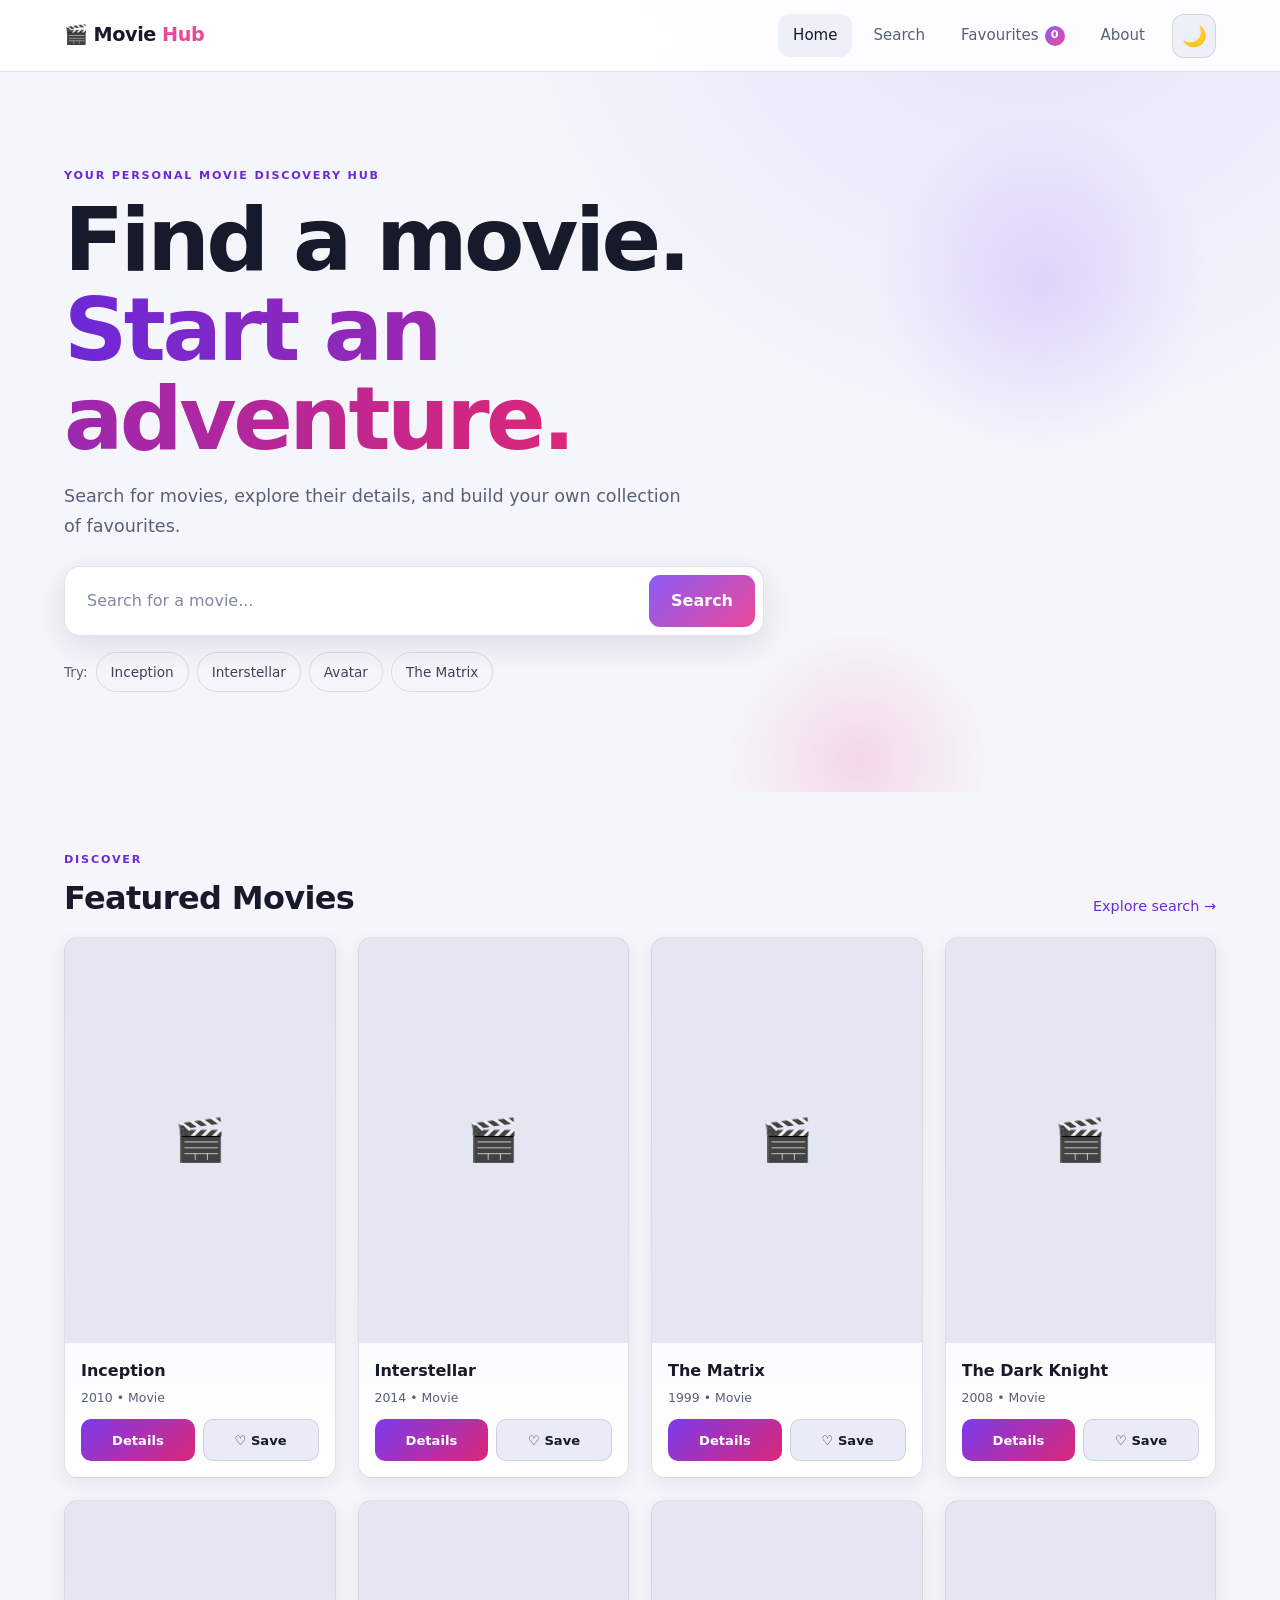
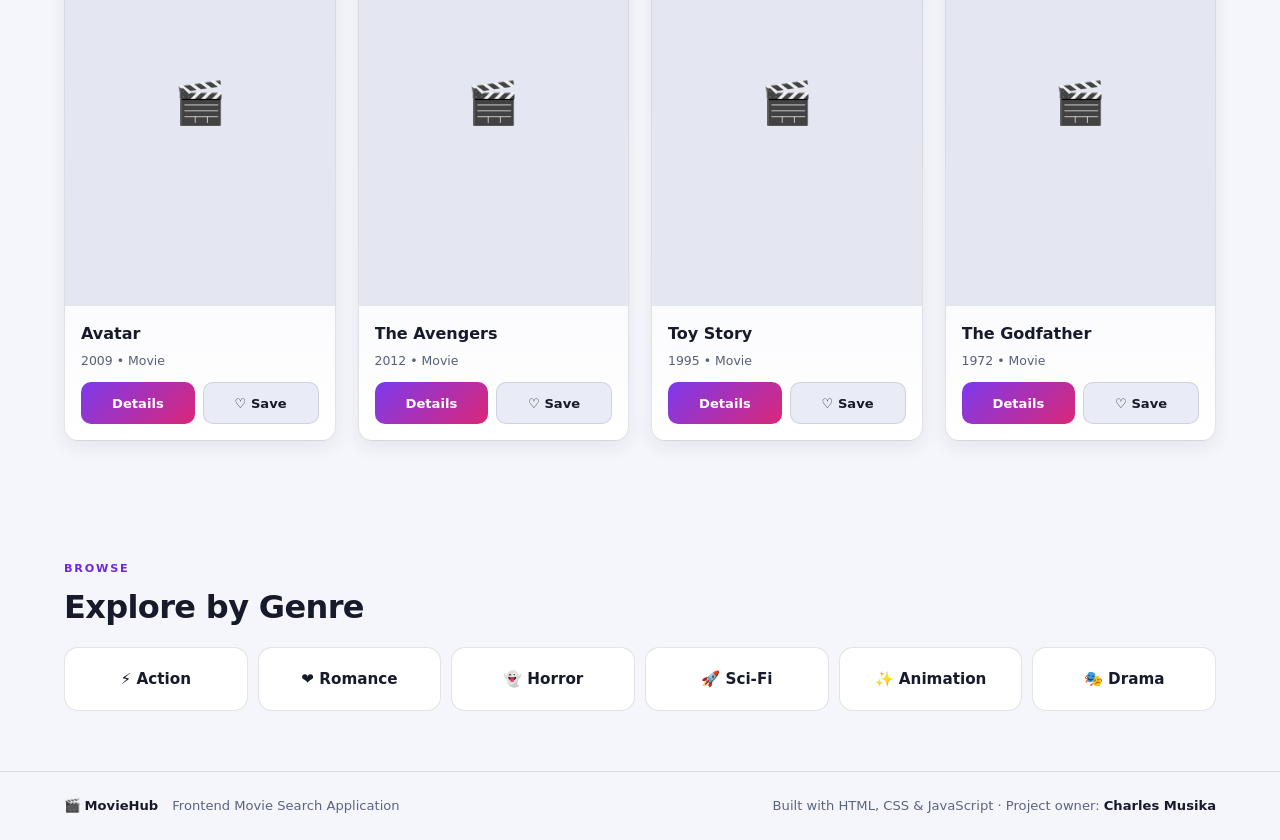
<file: index.html>
<!DOCTYPE html>
<html lang="en">
<head>
  <meta charset="UTF-8">
  <meta name="viewport" content="width=device-width, initial-scale=1.0">
  <meta name="theme-color" content="#0a0c14">
  <script>try{var t=localStorage.getItem("movieHubTheme")||(matchMedia("(prefers-color-scheme: light)").matches?"light":"dark");document.documentElement.setAttribute("data-theme",t)}catch(e){}</script>
  <title>Movie Search Hub | Home</title>
  <link rel="stylesheet" href="css/style.css">
</head>
<body>
<header class="navbar">
  <a class="brand" href="index.html"><span>🎬</span> Movie<span>Hub</span></a>
  <button class="menu-toggle" id="menuToggle">☰</button>
  <nav id="mainNav">
    <a class="active" href="index.html">Home</a>
    <a href="search.html">Search</a>
    <a href="favourites.html">Favourites <span class="count" id="favCount">0</span></a>
    <a href="about.html">About</a>
  </nav>
</header>

<main>
  <section class="hero">
    <div class="hero-content">
      <p class="eyebrow">YOUR PERSONAL MOVIE DISCOVERY HUB</p>
      <h1>Find a movie.<br><span>Start an adventure.</span></h1>
      <p class="hero-text">Search for movies, explore their details, and build your own collection of favourites.</p>
      <form class="search-box" id="homeSearch">
        <input id="homeSearchInput" type="search" placeholder="Search for a movie..." autocomplete="off">
        <button type="submit">Search</button>
      </form>
      <div class="quick-search">
        <span>Try:</span>
        <button data-query="Inception">Inception</button>
        <button data-query="Interstellar">Interstellar</button>
        <button data-query="Avatar">Avatar</button>
        <button data-query="The Matrix">The Matrix</button>
      </div>
    </div>
    <div class="hero-orb orb-one"></div>
    <div class="hero-orb orb-two"></div>
  </section>

  <section class="section">
    <div class="section-heading">
      <div>
        <p class="eyebrow">DISCOVER</p>
        <h2>Featured Movies</h2>
      </div>
      <a class="text-link" href="search.html">Explore search →</a>
    </div>
    <div class="movie-grid" id="featuredMovies"></div>
  </section>

  <section class="section genre-section">
    <div class="section-heading">
      <div>
        <p class="eyebrow">BROWSE</p>
        <h2>Explore by Genre</h2>
      </div>
    </div>
    <div class="genre-grid">
      <button data-query="Avengers">⚡ Action</button>
      <button data-query="The Notebook">❤️ Romance</button>
      <button data-query="The Conjuring">👻 Horror</button>
      <button data-query="Interstellar">🚀 Sci-Fi</button>
      <button data-query="Toy Story">✨ Animation</button>
      <button data-query="The Godfather">🎭 Drama</button>
    </div>
  </section>
</main>

<footer>
  <div><strong>🎬 MovieHub</strong><span>Frontend Movie Search Application</span></div>
  <span>Built with HTML, CSS & JavaScript · Project owner: <strong>Charles Musika</strong></span>
</footer>

<script src="js/app.js"></script>
<script src="js/home.js"></script>
</body>
</html>
</file>
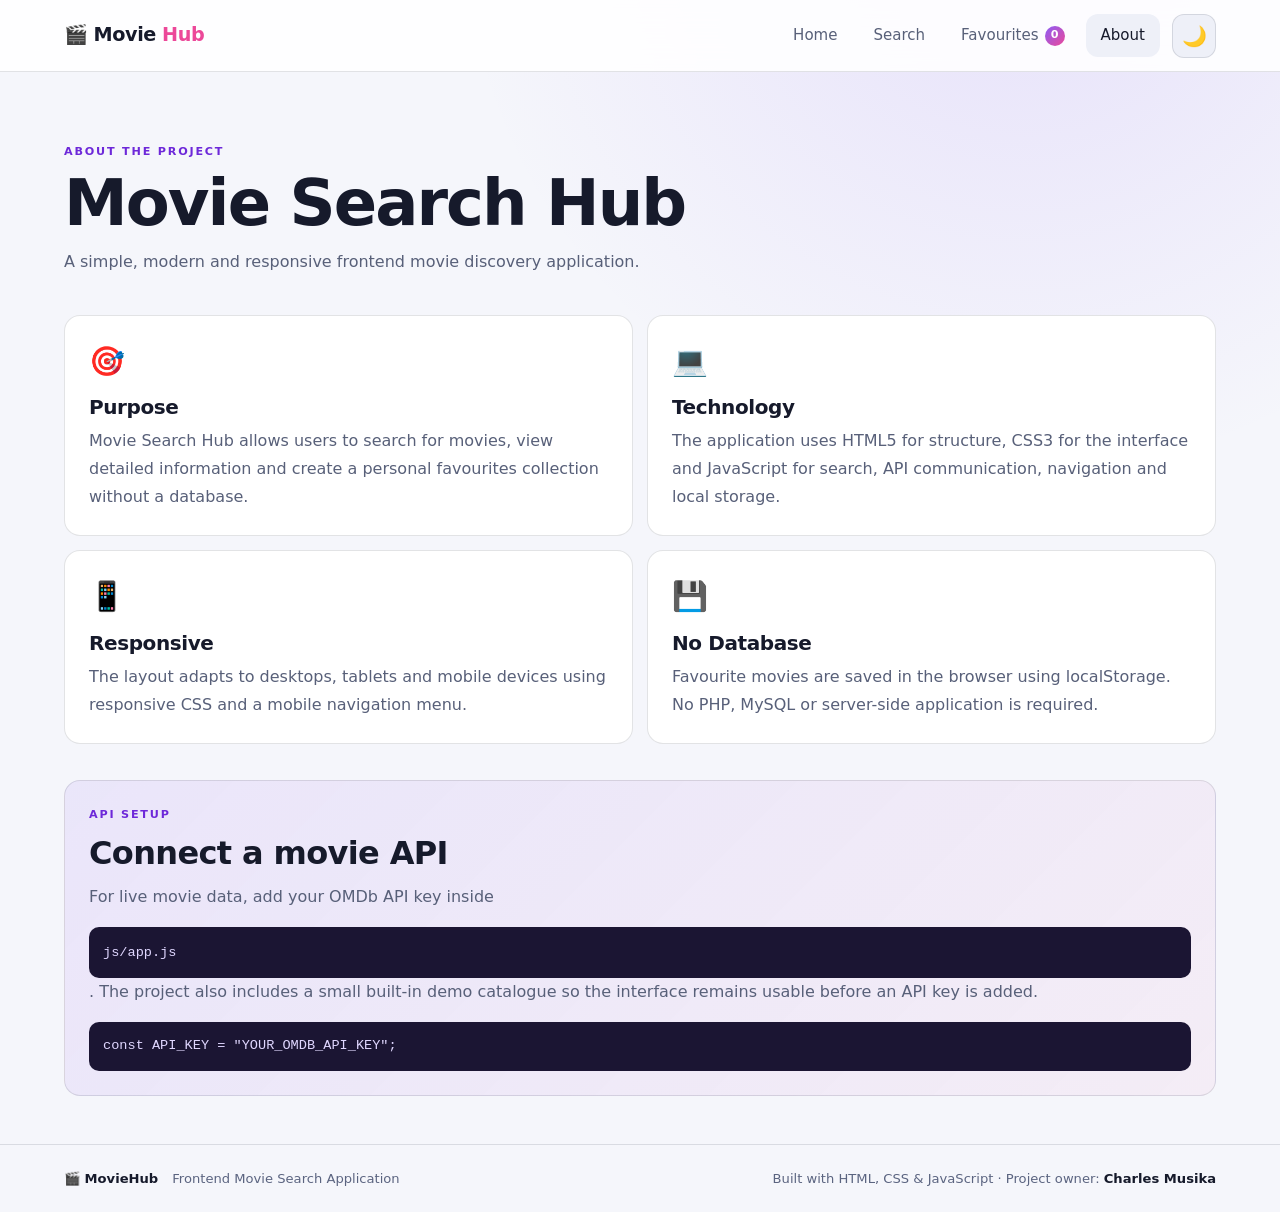
<file: about.html>
<!DOCTYPE html>
<html lang="en">
<head>
  <meta charset="UTF-8">
  <meta name="viewport" content="width=device-width, initial-scale=1.0">
  <meta name="theme-color" content="#0a0c14">
  <script>try{var t=localStorage.getItem("movieHubTheme")||(matchMedia("(prefers-color-scheme: light)").matches?"light":"dark");document.documentElement.setAttribute("data-theme",t)}catch(e){}</script>
  <title>Movie Search Hub | About</title>
  <link rel="stylesheet" href="css/style.css">
</head>
<body>
<header class="navbar">
  <a class="brand" href="index.html"><span>🎬</span> Movie<span>Hub</span></a>
  <button class="menu-toggle" id="menuToggle">☰</button>
  <nav id="mainNav">
    <a href="index.html">Home</a>
    <a href="search.html">Search</a>
    <a href="favourites.html">Favourites <span class="count" id="favCount">0</span></a>
    <a class="active" href="about.html">About</a>
  </nav>
</header>

<main class="page">
  <section class="page-header">
    <p class="eyebrow">ABOUT THE PROJECT</p>
    <h1>Movie Search Hub</h1>
    <p>A simple, modern and responsive frontend movie discovery application.</p>
  </section>

  <section class="about-grid">
    <article class="info-card">
      <span class="card-icon">🎯</span>
      <h2>Purpose</h2>
      <p>Movie Search Hub allows users to search for movies, view detailed information and create a personal favourites collection without a database.</p>
    </article>
    <article class="info-card">
      <span class="card-icon">💻</span>
      <h2>Technology</h2>
      <p>The application uses HTML5 for structure, CSS3 for the interface and JavaScript for search, API communication, navigation and local storage.</p>
    </article>
    <article class="info-card">
      <span class="card-icon">📱</span>
      <h2>Responsive</h2>
      <p>The layout adapts to desktops, tablets and mobile devices using responsive CSS and a mobile navigation menu.</p>
    </article>
    <article class="info-card">
      <span class="card-icon">💾</span>
      <h2>No Database</h2>
      <p>Favourite movies are saved in the browser using localStorage. No PHP, MySQL or server-side application is required.</p>
    </article>
  </section>

  <section class="api-card">
    <p class="eyebrow">API SETUP</p>
    <h2>Connect a movie API</h2>
    <p>For live movie data, add your OMDb API key inside <code>js/app.js</code>. The project also includes a small built-in demo catalogue so the interface remains usable before an API key is added.</p>
    <code>const API_KEY = "YOUR_OMDB_API_KEY";</code>
  </section>
</main>

<footer>
  <div><strong>🎬 MovieHub</strong><span>Frontend Movie Search Application</span></div>
  <span>Built with HTML, CSS & JavaScript · Project owner: <strong>Charles Musika</strong></span>
</footer>

<script src="js/app.js"></script>
</body>
</html>
</file>
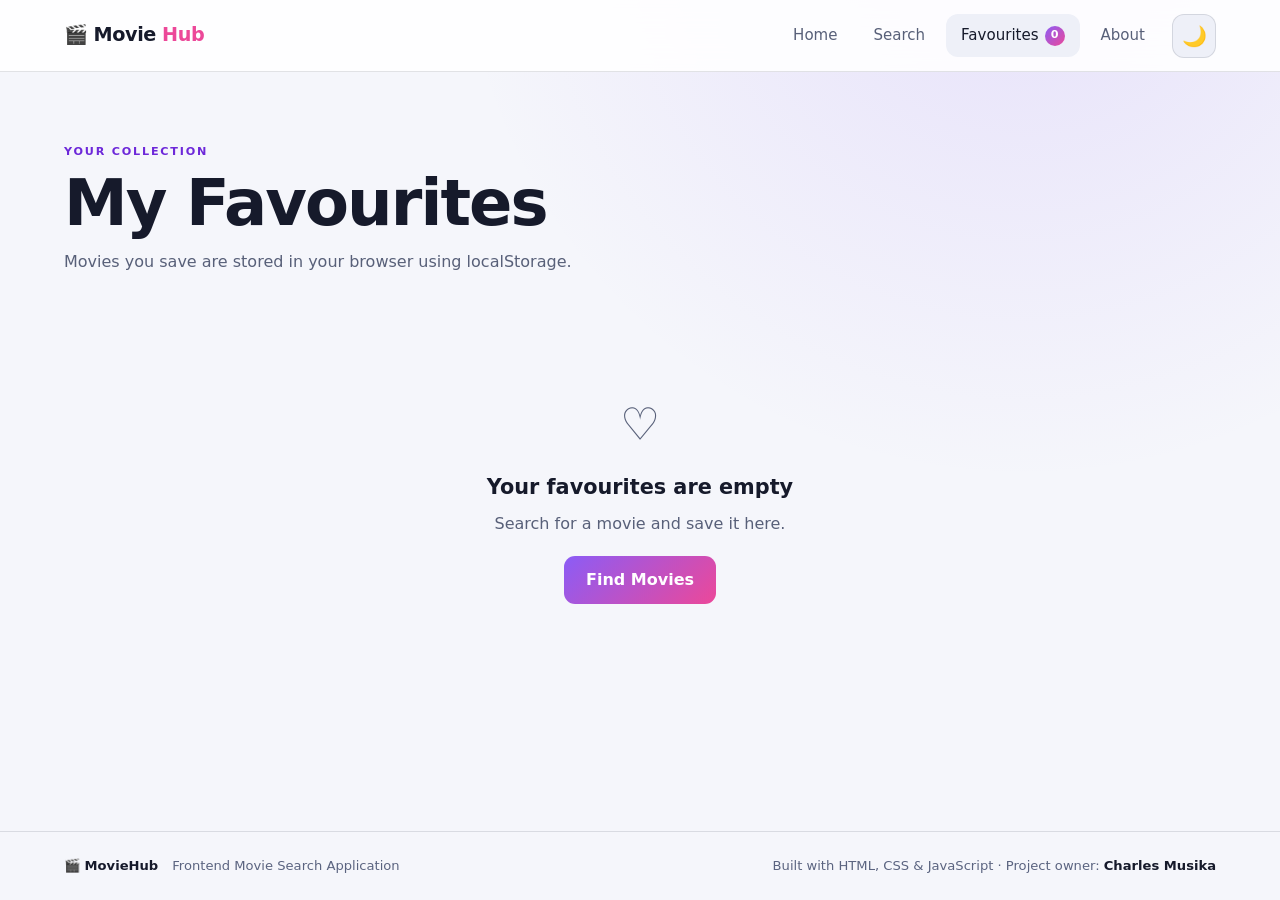
<file: favourites.html>
<!DOCTYPE html>
<html lang="en">
<head>
  <meta charset="UTF-8">
  <meta name="viewport" content="width=device-width, initial-scale=1.0">
  <meta name="theme-color" content="#0a0c14">
  <script>try{var t=localStorage.getItem("movieHubTheme")||(matchMedia("(prefers-color-scheme: light)").matches?"light":"dark");document.documentElement.setAttribute("data-theme",t)}catch(e){}</script>
  <title>Movie Search Hub | Favourites</title>
  <link rel="stylesheet" href="css/style.css">
</head>
<body>
<header class="navbar">
  <a class="brand" href="index.html"><span>🎬</span> Movie<span>Hub</span></a>
  <button class="menu-toggle" id="menuToggle">☰</button>
  <nav id="mainNav">
    <a href="index.html">Home</a>
    <a href="search.html">Search</a>
    <a class="active" href="favourites.html">Favourites <span class="count" id="favCount">0</span></a>
    <a href="about.html">About</a>
  </nav>
</header>

<main class="page">
  <section class="page-header">
    <p class="eyebrow">YOUR COLLECTION</p>
    <h1>My Favourites</h1>
    <p>Movies you save are stored in your browser using localStorage.</p>
  </section>
  <section class="section compact">
    <div id="favouritesGrid" class="movie-grid"></div>
    <div id="favouriteEmpty" class="empty hidden">
      <div>♡</div>
      <h3>Your favourites are empty</h3>
      <p>Search for a movie and save it here.</p>
      <a class="button" href="search.html">Find Movies</a>
    </div>
  </section>
</main>

<footer>
  <div><strong>🎬 MovieHub</strong><span>Frontend Movie Search Application</span></div>
  <span>Built with HTML, CSS & JavaScript · Project owner: <strong>Charles Musika</strong></span>
</footer>

<script src="js/app.js"></script>
<script src="js/favourites.js"></script>
</body>
</html>
</file>
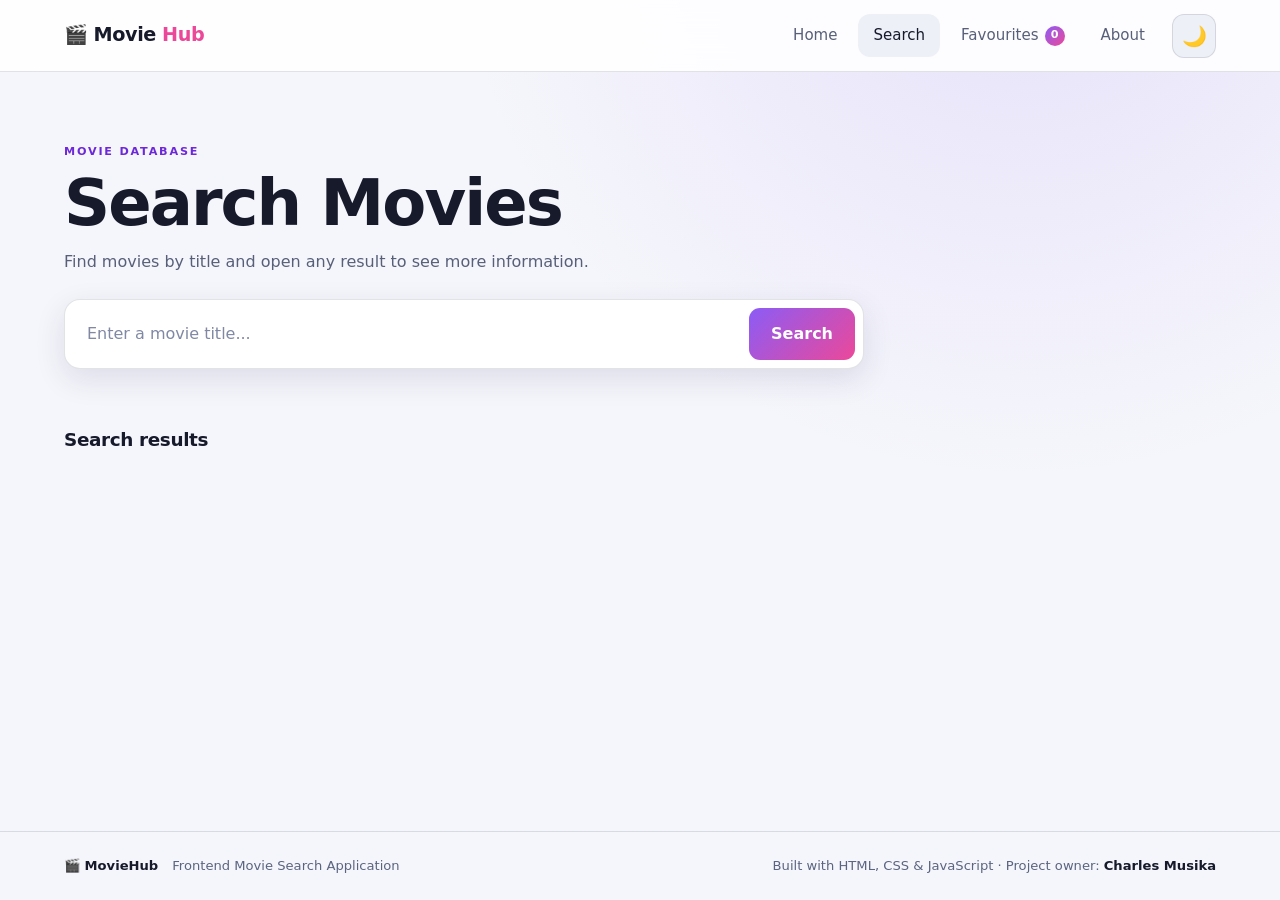
<file: search.html>
<!DOCTYPE html>
<html lang="en">
<head>
  <meta charset="UTF-8">
  <meta name="viewport" content="width=device-width, initial-scale=1.0">
  <meta name="theme-color" content="#0a0c14">
  <script>try{var t=localStorage.getItem("movieHubTheme")||(matchMedia("(prefers-color-scheme: light)").matches?"light":"dark");document.documentElement.setAttribute("data-theme",t)}catch(e){}</script>
  <title>Movie Search Hub | Search</title>
  <link rel="stylesheet" href="css/style.css">
</head>
<body>
<header class="navbar">
  <a class="brand" href="index.html"><span>🎬</span> Movie<span>Hub</span></a>
  <button class="menu-toggle" id="menuToggle">☰</button>
  <nav id="mainNav">
    <a href="index.html">Home</a>
    <a class="active" href="search.html">Search</a>
    <a href="favourites.html">Favourites <span class="count" id="favCount">0</span></a>
    <a href="about.html">About</a>
  </nav>
</header>

<main class="page">
  <section class="page-header">
    <p class="eyebrow">MOVIE DATABASE</p>
    <h1>Search Movies</h1>
    <p>Find movies by title and open any result to see more information.</p>
    <form class="search-box wide" id="searchForm">
      <input id="searchInput" type="search" placeholder="Enter a movie title..." autocomplete="off">
      <button type="submit">Search</button>
    </form>
  </section>

  <section class="section compact">
    <div class="results-bar">
      <h2 id="resultsTitle">Search results</h2>
      <span id="resultsInfo"></span>
    </div>
    <div id="loading" class="loading hidden"><span></span> Searching...</div>
    <div id="searchResults" class="movie-grid"></div>
    <div id="emptyState" class="empty hidden">
      <div>🔎</div>
      <h3>No movies found</h3>
      <p>Try another title or check the spelling.</p>
    </div>
  </section>
</main>

<footer>
  <div><strong>🎬 MovieHub</strong><span>Frontend Movie Search Application</span></div>
  <span>Built with HTML, CSS & JavaScript · Project owner: <strong>Charles Musika</strong></span>
</footer>

<script src="js/app.js"></script>
<script src="js/search.js"></script>
</body>
</html>
</file>
<file: css/style.css>
/* ==========================================================
   MovieHub — mobile-first stylesheet
   Base styles target phones; min-width queries scale up.
   ========================================================== */

:root{
  color-scheme:dark;
  --bg:#0a0c14;
  --glow:rgba(139,92,246,.16);
  --nav-bg:rgba(10,12,20,.88);
  --menu-bg:rgba(11,14,22,.98);
  --poster-bg:#070910;
  --btn-bg:#1f2638;
  --field-bg:rgba(255,255,255,.06);
  --code-bg:#080a10;
  --code-text:#c4b5fd;
  --link:#c4b5fd;
  --back:#a78bfa;
  --chip-text:#cbd0dc;
  --tag-text:#d7dbea;
  --body-soft:#b7bece;
  --label:#8e98ad;
  --foot:#7a849a;
  --foot-strong:#d9dce5;
  --placeholder:#7f8aa3;
  --icon-muted:#697287;
  --card-shadow:0 18px 50px rgba(0,0,0,.4);
  --surface:#121622;
  --surface2:#1a2032;
  --text:#f4f6fb;
  --muted:#a0a9bd;
  --accent:#8b5cf6;
  --accent2:#ec4899;
  --gold:#fbbf24;
  --border:rgba(255,255,255,.09);
  --radius:14px;
  --shadow:var(--card-shadow);
  --gutter:16px;
  --nav-h:60px;
}

/* ---------- Light theme ---------- */
:root[data-theme="light"]{
  color-scheme:light;
  --bg:#f5f6fb;
  --surface:#ffffff;
  --surface2:#eef0f8;
  --text:#161a2b;
  --muted:#586079;
  --border:rgba(22,26,43,.12);
  --gold:#b7791f;
  --glow:rgba(139,92,246,.14);
  --nav-bg:rgba(255,255,255,.88);
  --menu-bg:rgba(255,255,255,.99);
  --poster-bg:#e4e7f2;
  --btn-bg:#e9ecf6;
  --field-bg:#ffffff;
  --code-bg:#1b1533;
  --code-text:#e0d7ff;
  --link:#6d28d9;
  --back:#6d28d9;
  --chip-text:#3b4159;
  --tag-text:#3b4159;
  --body-soft:#454c66;
  --label:#5b6480;
  --foot:#5b6480;
  --foot-strong:#161a2b;
  --placeholder:#8088a3;
  --icon-muted:#9aa2bb;
  --card-shadow:0 14px 36px rgba(40,44,90,.14);
}

*,*::before,*::after{box-sizing:border-box;margin:0;padding:0}
html{scroll-behavior:smooth;-webkit-text-size-adjust:100%}
body{
  font-family:Inter,system-ui,-apple-system,"Segoe UI",Roboto,Arial,sans-serif;
  background:radial-gradient(circle at 80% -10%,var(--glow),transparent 40%),var(--bg);
  background-attachment:fixed;
  color:var(--text);
  min-height:100vh;
  min-height:100dvh;
  display:flex;flex-direction:column;
  line-height:1.5;
  overflow-x:hidden;
}
main{flex:1}
a{text-decoration:none;color:inherit}
img{max-width:100%}
button,input{font:inherit}
button{-webkit-tap-highlight-color:transparent}
:focus-visible{outline:2px solid #c4b5fd;outline-offset:2px}
.hidden{display:none!important}

/* ---------- Navbar ---------- */
.navbar{
  min-height:var(--nav-h);
  padding:0 var(--gutter);
  display:flex;align-items:center;justify-content:space-between;
  border-bottom:1px solid var(--border);
  background:var(--nav-bg);
  backdrop-filter:blur(16px);-webkit-backdrop-filter:blur(16px);
  position:sticky;top:0;z-index:50;
}
.brand{font-size:1.2rem;font-weight:800;letter-spacing:-.4px;display:flex;align-items:center;gap:6px}
.brand span{color:var(--accent2)}
.brand>span:first-child{color:var(--text)}

.nav-actions{display:flex;align-items:center;gap:8px}
.menu-toggle,.theme-toggle{
  display:inline-flex;align-items:center;justify-content:center;
  width:44px;height:44px;border-radius:12px;
  background:var(--surface2);border:1px solid var(--border);
  color:var(--text);font-size:1.25rem;cursor:pointer;line-height:1;
  transition:background .2s,border-color .2s;
}
.theme-toggle:hover{border-color:rgba(167,139,250,.6)}
nav{
  display:none;
  position:absolute;top:var(--nav-h);left:0;right:0;
  padding:10px var(--gutter) 16px;
  background:var(--menu-bg);
  border-bottom:1px solid var(--border);
  box-shadow:0 20px 30px rgba(0,0,0,.4);
  flex-direction:column;gap:4px;
}
nav.open{display:flex}
nav a{
  padding:14px 14px;border-radius:12px;color:var(--muted);
  font-size:1rem;font-weight:500;
  display:flex;align-items:center;justify-content:space-between;
  min-height:48px;
}
nav a:hover,nav a.active{background:var(--surface2);color:var(--text)}
nav a.active{box-shadow:inset 3px 0 0 var(--accent)}
.count{
  display:inline-flex;align-items:center;justify-content:center;
  min-width:20px;height:20px;padding:0 6px;border-radius:20px;
  background:linear-gradient(135deg,var(--accent),var(--accent2));
  color:#fff;font-size:.7rem;font-weight:700;margin-left:6px;
}

/* ---------- Hero ---------- */
.hero{padding:56px var(--gutter) 48px;display:flex;align-items:center;position:relative;overflow:hidden}
.hero-content{max-width:760px;width:100%;position:relative;z-index:2}
.eyebrow{font-size:.7rem;letter-spacing:.16em;font-weight:800;color:#a78bfa;margin-bottom:10px;text-transform:uppercase}
h1{font-size:clamp(2.2rem,9vw,5.5rem);line-height:1.02;letter-spacing:-.04em}
h1 span{background:linear-gradient(90deg,#a78bfa,#f472b6);-webkit-background-clip:text;background-clip:text;color:transparent}
.hero-text{max-width:620px;color:var(--muted);font-size:1rem;line-height:1.7;margin:18px 0 24px}

.search-box{
  display:flex;flex-direction:column;gap:8px;max-width:700px;padding:8px;
  background:var(--field-bg);border:1px solid var(--border);
  border-radius:16px;box-shadow:var(--shadow);
}
.search-box input{
  flex:1;min-width:0;width:100%;background:transparent;border:0;outline:0;color:var(--text);
  padding:14px;font-size:1rem; /* 16px+ prevents iOS zoom on focus */
  min-height:48px;
}
.search-box input::placeholder{color:var(--placeholder)}
.search-box:focus-within{border-color:rgba(167,139,250,.6);box-shadow:0 0 0 4px rgba(139,92,246,.18),var(--shadow)}
.search-box button,.button{
  border:0;border-radius:11px;padding:0 22px;min-height:48px;
  background:linear-gradient(135deg,var(--accent),var(--accent2));
  color:#fff;font-weight:700;cursor:pointer;transition:transform .2s,filter .2s;
  display:inline-flex;align-items:center;justify-content:center;text-align:center;
}
.search-box button:hover,.button:hover{transform:translateY(-2px);filter:brightness(1.08)}
.search-box button:active,.button:active{transform:translateY(0)}

.quick-search{display:flex;gap:8px;margin-top:16px;align-items:center;color:var(--muted);font-size:.85rem;overflow-x:auto;scrollbar-width:none;padding-bottom:4px}
.quick-search::-webkit-scrollbar{display:none}
.quick-search span{flex:none}
.quick-search button{flex:none;background:transparent;color:var(--chip-text);border:1px solid var(--border);border-radius:30px;padding:9px 14px;min-height:40px;cursor:pointer;white-space:nowrap}
.quick-search button:hover{border-color:var(--accent);color:var(--text)}

.hero-orb{position:absolute;border-radius:50%;opacity:.25;pointer-events:none}
.orb-one{width:240px;height:240px;right:-80px;top:5%;background:radial-gradient(circle,#8b5cf6,transparent 68%)}
.orb-two{width:200px;height:200px;left:-60px;bottom:-60px;background:radial-gradient(circle,#ec4899,transparent 68%)}

/* ---------- Sections ---------- */
.section{padding:40px var(--gutter)}
.section.compact{padding-top:20px}
.section-heading{display:flex;justify-content:space-between;align-items:flex-end;gap:12px;margin-bottom:20px}
h2{font-size:1.5rem;letter-spacing:-.02em;line-height:1.2}
.text-link{color:var(--link);font-size:.9rem;white-space:nowrap}
.text-link:hover{color:var(--text)}

/* ---------- Movie grid & cards ---------- */
.movie-grid{display:grid;grid-template-columns:repeat(2,minmax(0,1fr));gap:12px}
.movie-card{
  background:linear-gradient(180deg,var(--surface2),var(--surface));
  border:1px solid var(--border);border-radius:var(--radius);overflow:hidden;
  transition:transform .25s,border-color .25s,box-shadow .25s;
  display:flex;flex-direction:column;
}
.movie-card:hover{transform:translateY(-4px);border-color:rgba(167,139,250,.4);box-shadow:var(--shadow)}
.poster-wrap{aspect-ratio:2/3;background:var(--poster-bg);position:relative;overflow:hidden}
.poster-wrap img{width:100%;height:100%;object-fit:cover;display:block;transition:transform .4s}
.movie-card:hover .poster-wrap img{transform:scale(1.04)}
.poster-placeholder{height:100%;display:grid;place-items:center;color:var(--icon-muted);font-size:2.6rem}
.movie-info{padding:12px;display:flex;flex-direction:column;flex:1}
.movie-title{font-size:.95rem;font-weight:700;white-space:nowrap;overflow:hidden;text-overflow:ellipsis}
.movie-meta{color:var(--muted);font-size:.78rem;margin:6px 0 12px;text-transform:capitalize}
.card-actions{display:flex;flex-direction:column;gap:8px;margin-top:auto}
.small-button{
  flex:1;padding:0 10px;min-height:42px;border-radius:10px;border:1px solid var(--border);
  background:var(--btn-bg);color:var(--text);cursor:pointer;font-size:.82rem;font-weight:600;
  display:inline-flex;align-items:center;justify-content:center;transition:filter .2s,background .2s;
}
.small-button.primary{background:linear-gradient(135deg,#7c3aed,#db2777);border:0;color:#fff}
.small-button:hover{filter:brightness(1.15)}

/* ---------- Genres ---------- */
.genre-section{padding-top:8px}
.genre-grid{display:grid;grid-template-columns:repeat(2,minmax(0,1fr));gap:10px}
.genre-grid button{
  padding:20px 10px;min-height:64px;border:1px solid var(--border);border-radius:14px;
  background:var(--surface);color:var(--text);cursor:pointer;font-weight:600;font-size:.95rem;
  transition:background .2s,transform .2s,border-color .2s;
}
.genre-grid button:hover{background:var(--surface2);transform:translateY(-2px);border-color:rgba(167,139,250,.4)}

/* ---------- Page header ---------- */
.page{min-height:60vh}
.page-header{padding:40px var(--gutter) 20px}
.page-header h1{font-size:clamp(2rem,8vw,4rem);letter-spacing:-.03em}
.page-header>p:not(.eyebrow){color:var(--muted);margin-top:12px;line-height:1.7;max-width:640px}
.wide{max-width:800px;margin-top:24px}

.results-bar{display:flex;justify-content:space-between;align-items:baseline;gap:10px;margin-bottom:18px;flex-wrap:wrap}
.results-bar h2{font-size:1.15rem;word-break:break-word}
.results-bar span{font-size:.8rem;color:var(--muted)}

/* ---------- Loading / empty ---------- */
.loading{display:flex;gap:10px;align-items:center;color:var(--muted);padding:30px 0}
.loading span{width:18px;height:18px;border:2px solid #444;border-top-color:#a78bfa;border-radius:50%;animation:spin .7s linear infinite}
@keyframes spin{to{transform:rotate(360deg)}}
.empty{text-align:center;padding:56px 16px;color:var(--muted);grid-column:1/-1}
.empty>div{font-size:2.8rem;margin-bottom:14px}
.empty h3{color:var(--text);font-size:1.3rem;margin-bottom:8px}
.empty .button{margin-top:20px}

/* ---------- Movie detail ---------- */
.movie-detail{padding:24px var(--gutter) 48px;display:grid;grid-template-columns:1fr;gap:24px;max-width:1200px;margin:0 auto;width:100%}
.back{display:inline-flex;align-items:center;min-height:44px;color:var(--back);margin-bottom:8px}
.back:hover{color:var(--text)}
.detail-poster{border-radius:18px;overflow:hidden;background:#111;box-shadow:var(--shadow);max-width:280px;margin:0 auto}
.detail-poster img{width:100%;display:block}
.detail-poster .poster-placeholder{aspect-ratio:2/3}
.detail-content h1{font-size:clamp(2rem,8vw,4rem);letter-spacing:-.03em}
.detail-meta{display:flex;flex-wrap:wrap;gap:8px;margin:16px 0}
.tag{padding:7px 12px;border-radius:30px;background:var(--surface2);border:1px solid var(--border);font-size:.78rem;color:var(--tag-text)}
.rating{color:var(--gold);border-color:rgba(251,191,36,.3)}
.plot{font-size:1rem;line-height:1.8;color:var(--body-soft);max-width:760px;margin:20px 0}
.detail-list{display:grid;grid-template-columns:1fr;gap:10px;margin-top:20px}
.detail-list div{background:var(--surface);border:1px solid var(--border);padding:14px;border-radius:12px;overflow-wrap:anywhere}
.detail-list strong{display:block;color:var(--label);font-size:.7rem;letter-spacing:.06em;text-transform:uppercase;margin-bottom:5px}
.detail-actions{display:flex;flex-direction:column;gap:10px;margin-top:24px}

/* ---------- About ---------- */
.about-grid{padding:8px var(--gutter) 36px;display:grid;grid-template-columns:1fr;gap:14px}
.info-card{padding:24px;border:1px solid var(--border);background:var(--surface);border-radius:16px}
.card-icon{font-size:1.8rem}
.info-card h2{font-size:1.25rem;margin:12px 0 8px}
.info-card p,.api-card p{color:var(--muted);line-height:1.75}
.api-card{margin:0 var(--gutter) 48px;padding:24px;border:1px solid var(--border);border-radius:16px;background:linear-gradient(135deg,rgba(139,92,246,.12),rgba(236,72,153,.05))}
.api-card h2{margin-bottom:10px}
.api-card code{display:block;margin-top:16px;padding:14px;border-radius:10px;background:var(--code-bg);color:var(--code-text);overflow:auto;font-size:.85rem}

/* ---------- Footer ---------- */
footer{
  border-top:1px solid var(--border);padding:24px var(--gutter);
  display:flex;flex-direction:column;gap:8px;color:var(--foot);font-size:.82rem;
}
footer div{display:flex;flex-wrap:wrap;gap:6px 14px}
footer strong{color:var(--foot-strong)}

/* ==========================================================
   >= 560px : large phones / small tablets
   ========================================================== */
@media(min-width:560px){
  :root{--gutter:24px}
  .search-box{flex-direction:row;align-items:stretch}
  .search-box input{width:auto}
  .card-actions{flex-direction:row}
  .movie-grid{gap:16px}
  .genre-grid{grid-template-columns:repeat(3,minmax(0,1fr))}
  .detail-actions{flex-direction:row}
  .detail-list{grid-template-columns:repeat(2,minmax(0,1fr))}
  .about-grid{grid-template-columns:repeat(2,minmax(0,1fr))}
  footer{flex-direction:row;justify-content:space-between;align-items:center}
}

/* ==========================================================
   >= 800px : tablets — desktop nav, wider grids
   ========================================================== */
@media(min-width:800px){
  :root{--gutter:5%;--nav-h:72px}
  .menu-toggle{display:none}
  .nav-actions{order:3;margin-left:12px}
  nav{margin-left:auto}
  nav{
    display:flex;position:static;flex-direction:row;align-items:center;gap:6px;
    padding:0;background:none;border:0;box-shadow:none;
  }
  nav a{padding:10px 15px;min-height:0;font-size:.94rem;display:inline-flex}
  nav a.active{box-shadow:none}
  .hero{padding-top:96px;padding-bottom:96px;min-height:560px}
  .hero-text{font-size:1.1rem}
  .orb-one{width:350px;height:350px;right:5%}
  .orb-two{width:280px;height:280px;left:auto;right:22%;bottom:-15%}
  .hero-orb{opacity:.4}
  .section{padding-top:60px;padding-bottom:60px}
  .section.compact{padding-top:28px}
  h2{font-size:2rem}
  .movie-grid{grid-template-columns:repeat(3,minmax(0,1fr));gap:20px}
  .movie-info{padding:16px}
  .movie-title{font-size:1rem}
  .page-header{padding-top:72px;padding-bottom:32px}
  .movie-detail{grid-template-columns:280px 1fr;gap:44px;padding-top:56px;align-items:start}
  .detail-poster{max-width:none;margin:0}
  .genre-grid{grid-template-columns:repeat(6,minmax(0,1fr))}
}

/* ==========================================================
   >= 1100px : desktop
   ========================================================== */
@media(min-width:1100px){
  .movie-grid{grid-template-columns:repeat(4,minmax(0,1fr));gap:22px}
  .movie-detail{grid-template-columns:320px 1fr;gap:56px}
}

/* ---------- Motion / preference safety ---------- */
@media(prefers-reduced-motion:reduce){
  *,*::before,*::after{animation-duration:.01ms!important;transition-duration:.01ms!important;scroll-behavior:auto!important}
}
@media(hover:none){
  .movie-card:hover,.genre-grid button:hover,.search-box button:hover,.button:hover{transform:none}
}

/* Light-theme refinements */
:root[data-theme="light"] .hero-orb{opacity:.18}
:root[data-theme="light"] .movie-card{box-shadow:0 6px 18px rgba(40,44,90,.08)}
:root[data-theme="light"] .movie-card:hover{box-shadow:var(--shadow)}
:root[data-theme="light"] .search-box{box-shadow:0 10px 30px rgba(40,44,90,.12)}
:root[data-theme="light"] .eyebrow{color:#6d28d9}
:root[data-theme="light"] h1 span{background:linear-gradient(90deg,#6d28d9,#db2777);-webkit-background-clip:text;background-clip:text}
:root[data-theme="light"] .api-card{background:linear-gradient(135deg,rgba(139,92,246,.1),rgba(236,72,153,.05))}
:root[data-theme="light"] .brand>span:first-child{color:var(--text)}
:root[data-theme="light"] nav{box-shadow:0 20px 30px rgba(40,44,90,.15)}
@media(min-width:800px){:root[data-theme="light"] nav{box-shadow:none}}
</file>
